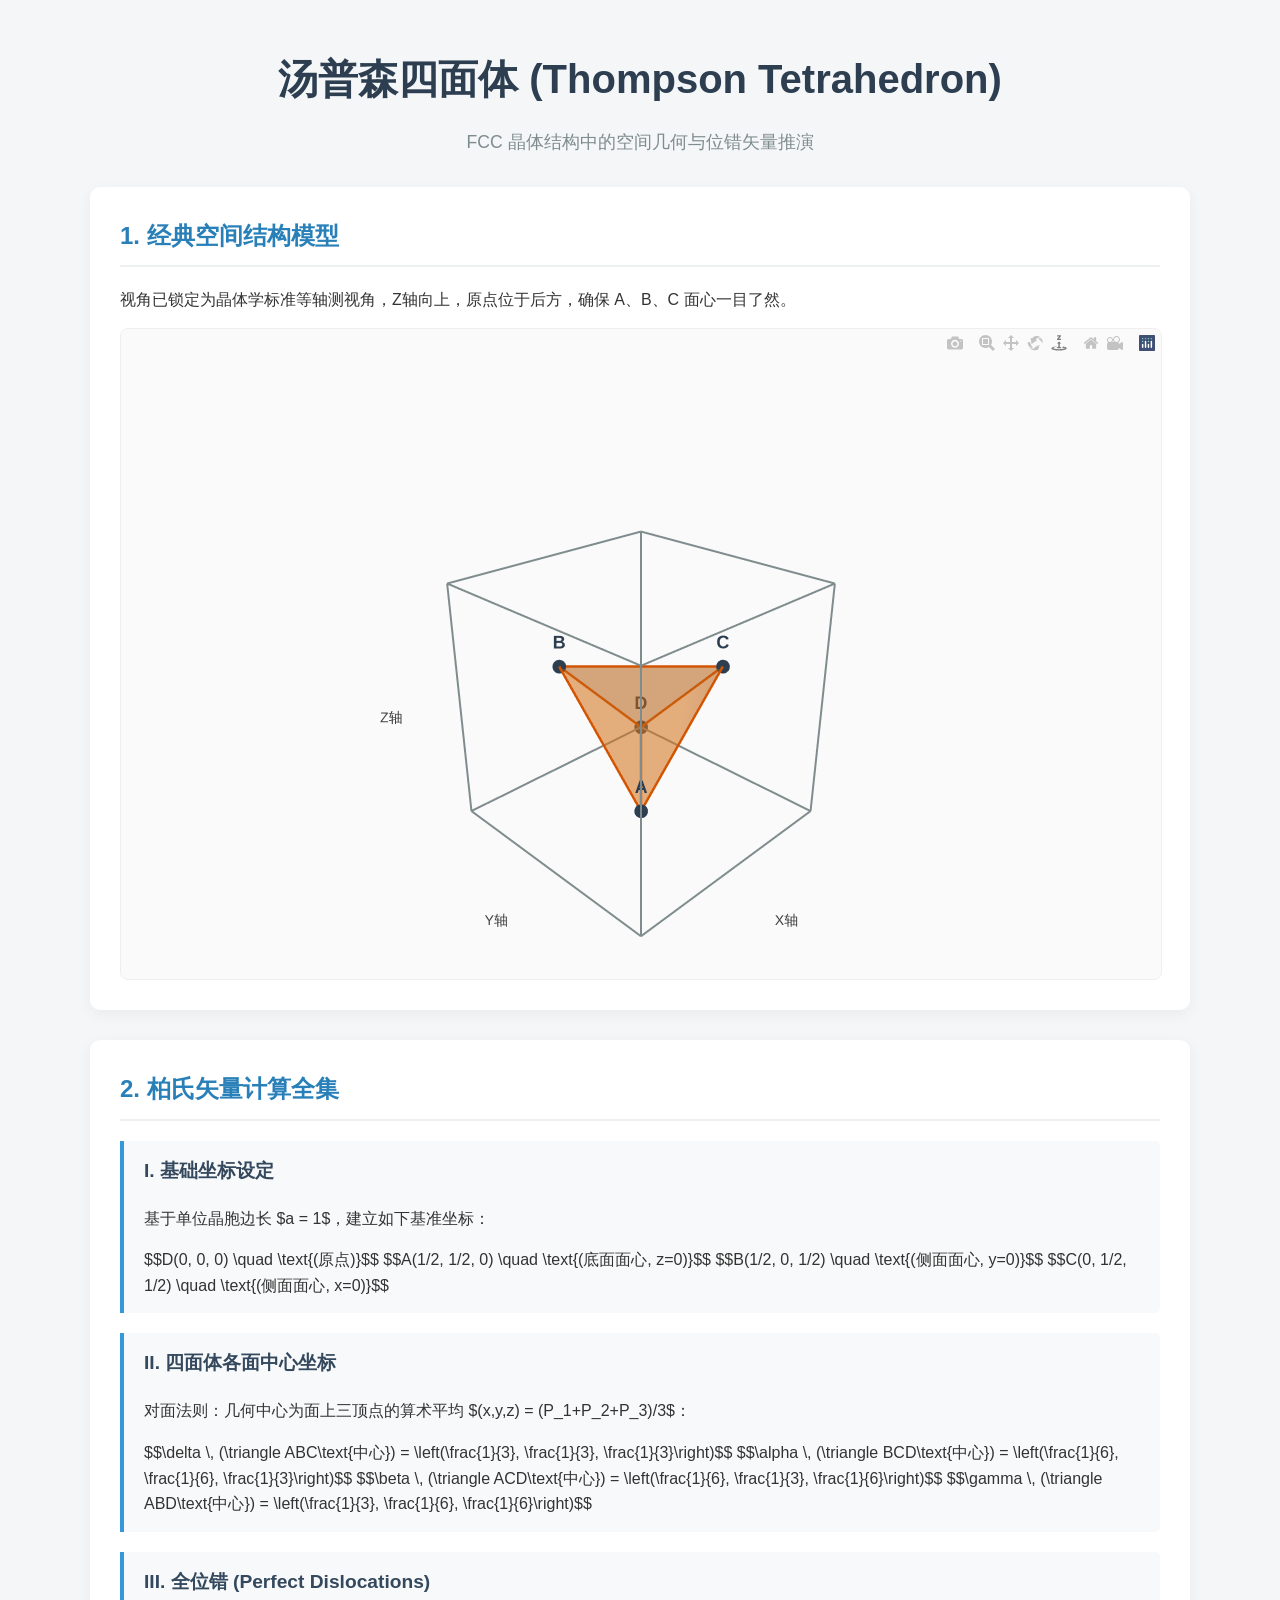
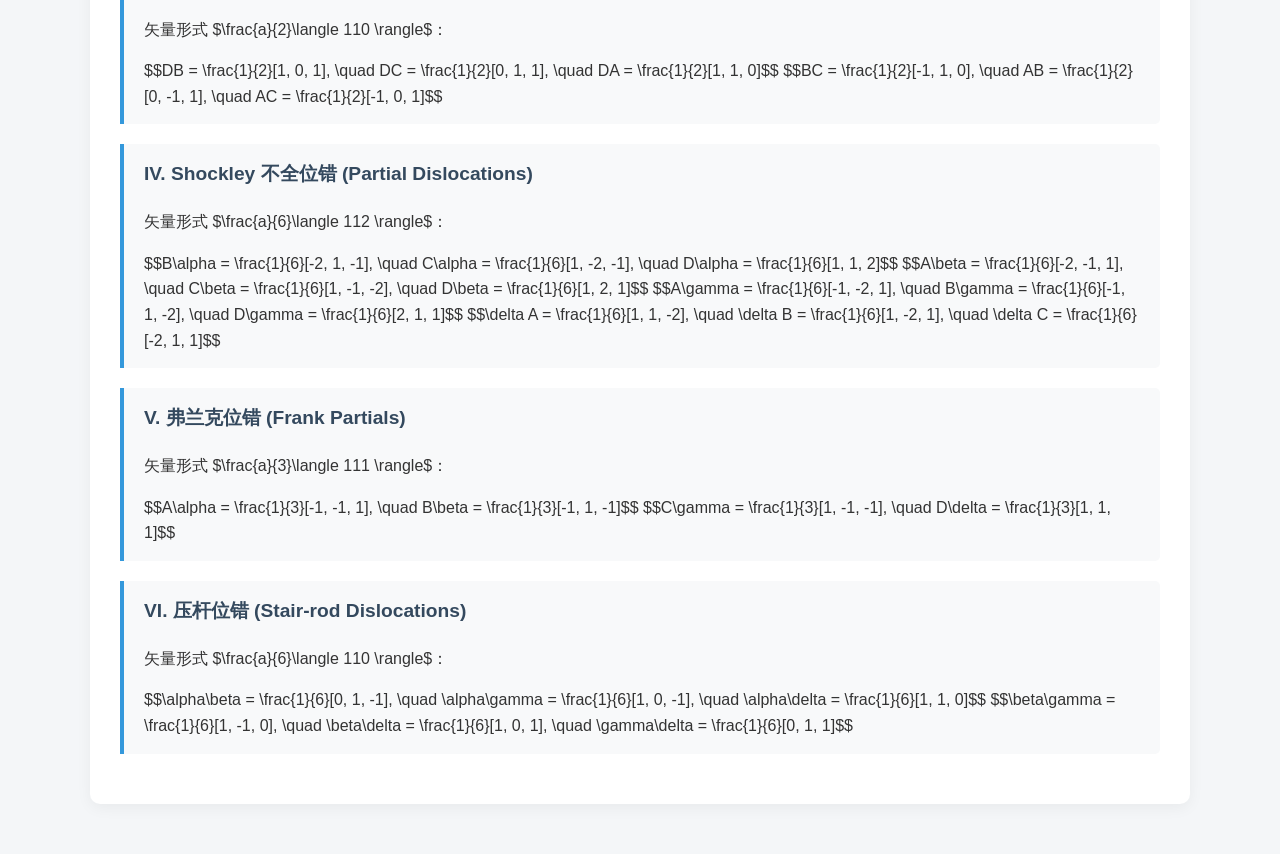
<file: Dislocation.html>
<!DOCTYPE html>
<html lang="zh-CN">
<head>
    <meta charset="UTF-8">
    <meta name="viewport" content="width=device-width, initial-scale=1.0">
    <title>FCC 晶胞与 Thompson 四面体空间推演</title>
    
    <script>
        MathJax = {
            tex: {
                inlineMath: [['$', '$'], ['\\(', '\\)']],
                displayMath: [['$$', '$$'], ['\\[', '\\]']]
            }
        };
    </script>
    <script id="MathJax-script" async src="https://cdn.bootcdn.net/ajax/libs/mathjax/3.2.2/es5/tex-mml-chtml.js"></script>
    
    <style>
        body {
            font-family: -apple-system, BlinkMacSystemFont, "Segoe UI", Roboto, Helvetica, Arial, sans-serif;
            line-height: 1.6; color: #333; background-color: #f4f6f8; max-width: 1100px; margin: 0 auto; padding: 20px;
        }
        .header { text-align: center; margin-bottom: 30px; }
        .header h1 { color: #2c3e50; font-size: 2.5em; margin-bottom: 10px; }
        .header p { color: #7f8c8d; font-size: 1.1em; }
        .card { background: #fff; border-radius: 10px; box-shadow: 0 4px 15px rgba(0,0,0,0.05); padding: 30px; margin-bottom: 30px; }
        #plot { width: 100%; height: 650px; background: #fafafa; border-radius: 8px; overflow: hidden; border: 1px solid #eee; position: relative;}
        h2 { color: #2980b9; border-bottom: 2px solid #ecf0f1; padding-bottom: 10px; margin-top: 0; }
        .formula-group { background: #f8f9fa; border-left: 4px solid #3498db; padding: 15px 20px; margin-bottom: 20px; border-radius: 0 5px 5px 0; overflow-x: auto; }
        .formula-group h3 { margin-top: 0; color: #34495e; font-size: 1.2em; }
        /* 保险2：加载动画 */
        #loading { position: absolute; top: 50%; left: 50%; transform: translate(-50%, -50%); font-size: 1.5em; color: #3498db; font-weight: bold; }
    </style>
</head>
<body>

    <div class="header">
        <h1>汤普森四面体 (Thompson Tetrahedron)</h1>
        <p>FCC 晶体结构中的空间几何与位错矢量推演</p>
    </div>

    <div class="card">
        <h2>1. 经典空间结构模型</h2>
        <p>视角已锁定为晶体学标准等轴测视角，Z轴向上，原点位于后方，确保 A、B、C 面心一目了然。</p>
        <div id="plot">
            <div id="loading">正在向显卡输送算力... (绘图引擎加载中)</div>
        </div>
    </div>

    <div class="card" id="math-section">
        <h2>2. 柏氏矢量计算全集</h2>
        
        <div class="formula-group">
            <h3>I. 基础坐标设定</h3>
            <p>基于单位晶胞边长 $a = 1$，建立如下基准坐标：</p>
            $$D(0, 0, 0) \quad \text{(原点)}$$
            $$A(1/2, 1/2, 0) \quad \text{(底面面心, z=0)}$$
            $$B(1/2, 0, 1/2) \quad \text{(侧面面心, y=0)}$$
            $$C(0, 1/2, 1/2) \quad \text{(侧面面心, x=0)}$$
        </div>

        <div class="formula-group">
            <h3>II. 四面体各面中心坐标</h3>
            <p>对面法则：几何中心为面上三顶点的算术平均 $(x,y,z) = (P_1+P_2+P_3)/3$：</p>
            $$\delta \, (\triangle ABC\text{中心}) = \left(\frac{1}{3}, \frac{1}{3}, \frac{1}{3}\right)$$
            $$\alpha \, (\triangle BCD\text{中心}) = \left(\frac{1}{6}, \frac{1}{6}, \frac{1}{3}\right)$$
            $$\beta \, (\triangle ACD\text{中心}) = \left(\frac{1}{6}, \frac{1}{3}, \frac{1}{6}\right)$$
            $$\gamma \, (\triangle ABD\text{中心}) = \left(\frac{1}{3}, \frac{1}{6}, \frac{1}{6}\right)$$
        </div>

        <div class="formula-group">
            <h3>III. 全位错 (Perfect Dislocations)</h3>
            <p>矢量形式 $\frac{a}{2}\langle 110 \rangle$：</p>
            $$DB = \frac{1}{2}[1, 0, 1], \quad DC = \frac{1}{2}[0, 1, 1], \quad DA = \frac{1}{2}[1, 1, 0]$$
            $$BC = \frac{1}{2}[-1, 1, 0], \quad AB = \frac{1}{2}[0, -1, 1], \quad AC = \frac{1}{2}[-1, 0, 1]$$
        </div>

        <div class="formula-group">
            <h3>IV. Shockley 不全位错 (Partial Dislocations)</h3>
            <p>矢量形式 $\frac{a}{6}\langle 112 \rangle$：</p>
            $$B\alpha = \frac{1}{6}[-2, 1, -1], \quad C\alpha = \frac{1}{6}[1, -2, -1], \quad D\alpha = \frac{1}{6}[1, 1, 2]$$
            $$A\beta = \frac{1}{6}[-2, -1, 1], \quad C\beta = \frac{1}{6}[1, -1, -2], \quad D\beta = \frac{1}{6}[1, 2, 1]$$
            $$A\gamma = \frac{1}{6}[-1, -2, 1], \quad B\gamma = \frac{1}{6}[-1, 1, -2], \quad D\gamma = \frac{1}{6}[2, 1, 1]$$
            $$\delta A = \frac{1}{6}[1, 1, -2], \quad \delta B = \frac{1}{6}[1, -2, 1], \quad \delta C = \frac{1}{6}[-2, 1, 1]$$
        </div>

        <div class="formula-group">
            <h3>V. 弗兰克位错 (Frank Partials)</h3>
            <p>矢量形式 $\frac{a}{3}\langle 111 \rangle$：</p>
            $$A\alpha = \frac{1}{3}[-1, -1, 1], \quad B\beta = \frac{1}{3}[-1, 1, -1]$$
            $$C\gamma = \frac{1}{3}[1, -1, -1], \quad D\delta = \frac{1}{3}[1, 1, 1]$$
        </div>

        <div class="formula-group">
            <h3>VI. 压杆位错 (Stair-rod Dislocations)</h3>
            <p>矢量形式 $\frac{a}{6}\langle 110 \rangle$：</p>
            $$\alpha\beta = \frac{1}{6}[0, 1, -1], \quad \alpha\gamma = \frac{1}{6}[1, 0, -1], \quad \alpha\delta = \frac{1}{6}[1, 1, 0]$$
            $$\beta\gamma = \frac{1}{6}[1, -1, 0], \quad \beta\delta = \frac{1}{6}[1, 0, 1], \quad \gamma\delta = \frac{1}{6}[0, 1, 1]$$
        </div>
    </div>

    <script>
        window.onerror = function(msg, url, lineNo, columnNo, error) {
            document.getElementById('plot').innerHTML =
                '<div style="color:#e74c3c; padding:30px; text-align:center;">' +
                '<h3>❌ 绘图引擎加载失败</h3>' +
                '<p>原因：' + msg + '</p>' +
                '<p>提示：这通常是因为网络波动导致画图库下载超时。请按 <b>F5</b> 刷新页面重试一次。</p></div>';
            return false;
        };

        const plotlySources = [
            'https://cdn.plot.ly/plotly-2.32.0.min.js',
            'https://cdn.jsdelivr.net/npm/plotly.js-dist-min@2.32.0/plotly.min.js',
            'https://cdn.bootcdn.net/ajax/libs/plotly.js/2.32.0/plotly.min.js'
        ];

        function loadScript(src) {
            return new Promise((resolve, reject) => {
                const script = document.createElement('script');
                script.src = src;
                script.async = true;
                script.onload = resolve;
                script.onerror = () => reject(new Error(src));
                document.head.appendChild(script);
            });
        }

        async function ensurePlotly() {
            if (typeof Plotly !== 'undefined') return;

            let lastError = null;
            for (const src of plotlySources) {
                try {
                    await loadScript(src);
                    if (typeof Plotly !== 'undefined') return;
                } catch (error) {
                    lastError = error;
                }
            }

            throw lastError || new Error('Plotly.js 未能成功加载');
        }

        function renderThompsonTetrahedron() {
            const D = [0, 0, 0];
            const A = [0.5, 0.5, 0];
            const B = [0.5, 0, 0.5];
            const C = [0, 0.5, 0.5];

            const data = [];

            // 1. 四面体的半透明面
            data.push({
                type: 'mesh3d',
                x: [A[0], B[0], C[0], D[0]], y: [A[1], B[1], C[1], D[1]], z: [A[2], B[2], C[2], D[2]],
                i: [0, 0, 0, 1], j: [1, 2, 3, 2], k: [2, 3, 1, 3],
                opacity: 0.35, color: '#e67e22', hoverinfo: 'skip'
            });

            // 2. 四面体的实线边框
            const edges = [[A,B], [B,C], [C,A], [D,A], [D,B], [D,C]];
            edges.forEach(edge => {
                data.push({
                    type: 'scatter3d', mode: 'lines',
                    x: [edge[0][0], edge[1][0]], y: [edge[0][1], edge[1][1]], z: [edge[0][2], edge[1][2]],
                    line: {color: '#d35400', width: 5}, hoverinfo: 'skip'
                });
            });

            // 3. ABCD 顶点及单字母标签
            data.push({
                type: 'scatter3d', mode: 'markers+text',
                x: [A[0], B[0], C[0], D[0]], y: [A[1], B[1], C[1], D[1]], z: [A[2], B[2], C[2], D[2]],
                marker: {size: 8, color: '#2c3e50'},
                text: ['<b>A</b>', '<b>B</b>', '<b>C</b>', '<b>D</b>'], textposition: 'top center',
                textfont: {size: 18, color: '#2c3e50'}, hoverinfo: 'none'
            });

            // 4. 单位立方体灰色线框
            const cubeEdges = [
                [[0,1],[0,0],[0,0]], [[1,1],[0,1],[0,0]], [[1,0],[1,1],[0,0]], [[0,0],[1,0],[0,0]],
                [[0,1],[0,0],[1,1]], [[1,1],[0,1],[1,1]], [[1,0],[1,1],[1,1]], [[0,0],[1,0],[1,1]],
                [[0,0],[0,0],[0,1]], [[1,1],[0,0],[0,1]], [[1,1],[1,1],[0,1]], [[0,0],[1,1],[0,1]]
            ];
            cubeEdges.forEach(edge => {
                data.push({
                    type: 'scatter3d', mode: 'lines',
                    x: edge[0], y: edge[1], z: edge[2],
                    line: {color: '#7f8c8d', width: 4, dash: 'solid'}, hoverinfo: 'skip'
                });
            });

            const layout = {
                scene: {
                    xaxis: {title: 'X轴', range: [-0.1, 1.1], showgrid: false, zeroline: false, showline: false, showticklabels: false},
                    yaxis: {title: 'Y轴', range: [-0.1, 1.1], showgrid: false, zeroline: false, showline: false, showticklabels: false},
                    zaxis: {title: 'Z轴', range: [-0.1, 1.1], showgrid: false, zeroline: false, showline: false, showticklabels: false},
                    aspectmode: 'cube',
                    camera: { up: {x: 0, y: 0, z: 1}, center: {x: 0.5, y: 0.5, z: 0.5}, eye: {x: 1.6, y: 1.6, z: 1.2} }
                },
                margin: {l: 0, r: 0, b: 0, t: 0}, paper_bgcolor: '#fafafa', showlegend: false
            };

            // 移除加载提示并绘图
            document.getElementById('loading').style.display = 'none';
            Plotly.newPlot('plot', data, layout, {displayModeBar: true, responsive: true});
        }

        document.addEventListener('DOMContentLoaded', async () => {
            try {
                await ensurePlotly();
                renderThompsonTetrahedron();
            } catch (error) {
                document.getElementById('plot').innerHTML = '<div style="color:#e74c3c; padding:30px; text-align:center;"><h3>❌ 网络拦截</h3><p>Plotly.js 未能成功加载，已尝试多个 CDN。请检查网络环境或刷新页面。</p></div>';
                console.error(error);
            }
        });
    </script>
</body>
</html>
</file>
